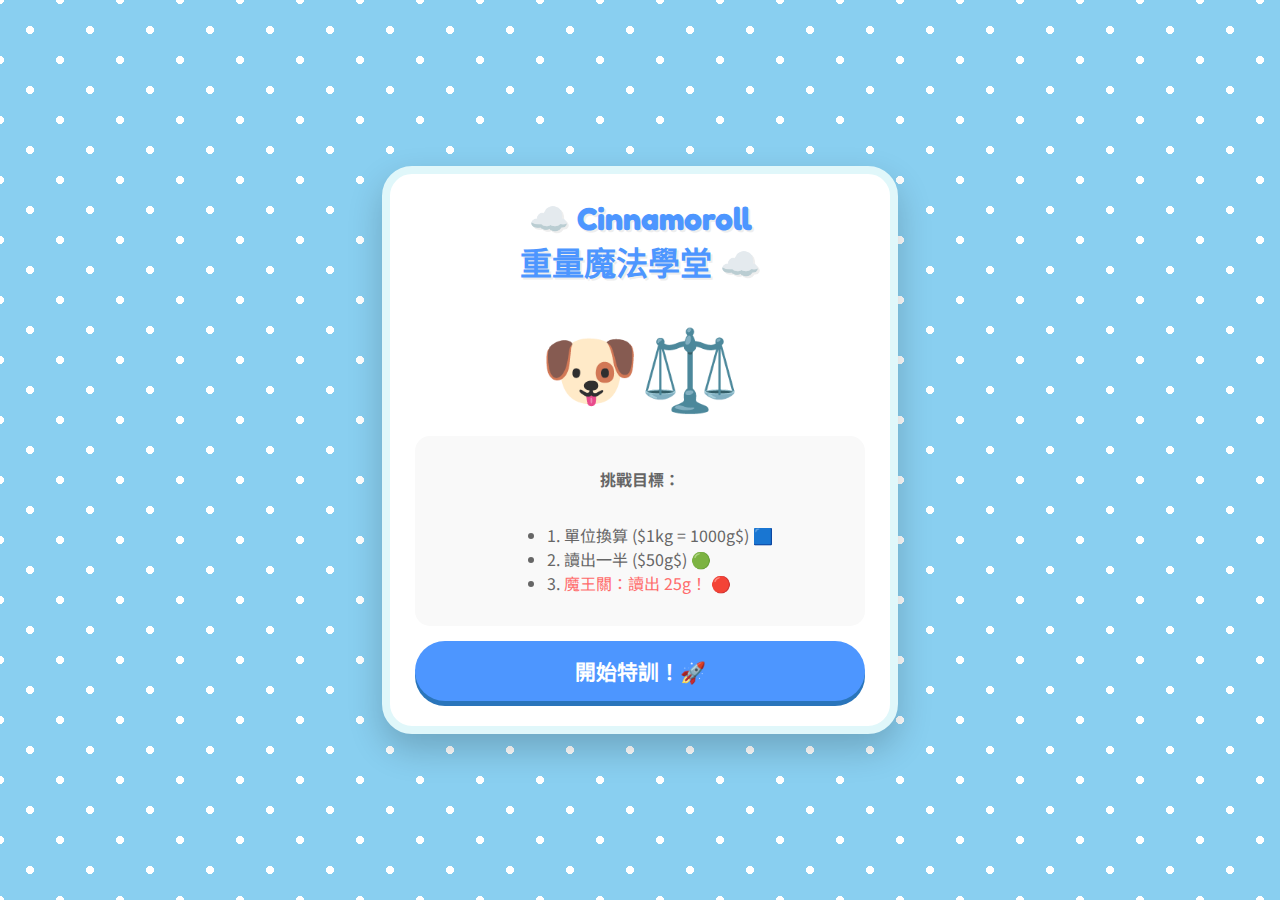
<file: index.html>
<!DOCTYPE html>
<html lang="zh-HK">
<head>
    <meta charset="UTF-8">
    <meta name="viewport" content="width=device-width, initial-scale=1.0">
    <title>Cinnamoroll 重量魔法學堂</title>
    <link rel="stylesheet" href="style.css">
    <link href="https://fonts.googleapis.com/css2?family=Fredoka+One&family=Noto+Sans+TC:wght@500;700&display=swap" rel="stylesheet">
</head>
<body>

    <div class="app-container">
        <div id="start-screen" class="screen active">
            <h1 class="title">☁️ Cinnamoroll<br>重量魔法學堂 ☁️</h1>
            <div class="mascot-bounce">🐶⚖️</div>
            <div class="intro-box">
                <p><strong>挑戰目標：</strong></p>
                <ul style="text-align: left; display: inline-block;">
                    <li>1. 單位換算 ($1kg = 1000g$) 🟦</li>
                    <li>2. 讀出一半 ($50g$) 🟢</li>
                    <li>3. <span style="color:#FF6B6B;">魔王關：讀出 25g！</span> 🔴</li>
                </ul>
            </div>
            <button class="btn start-btn" onclick="startGame()">開始特訓！🚀</button>
        </div>

        <div id="game-screen" class="screen">
            <div class="header">
                <div class="badge">⭐ 分數: <span id="score">0</span></div>
                <div class="badge">題目: <span id="current-q">1</span>/10</div>
            </div>

            <div class="card">
                <h2 id="question-text" class="q-text">題目載入中...</h2>
                
                <div id="canvas-container"></div>

                <div id="feedback" class="feedback hidden"></div>

                <div id="options-container" class="options-grid"></div>
            </div>
        </div>

        <div id="result-screen" class="screen">
            <h1 class="title">🎉 挑戰完成！</h1>
            <div class="mascot-bounce">✨🐶✨</div>
            <p>你的最終得分：</p>
            <div class="final-score" id="final-score">0</div>
            <p id="comment" class="comment-text"></p>
            <button class="btn restart-btn" onclick="location.reload()">再玩一次 🔄</button>
        </div>
    </div>

    <script src="script.js"></script>
</body>
</html>
</file>
<file: style.css>
:root {
    --bg-blue: #89CFF0;      /* Cinnamoroll 天空藍 */
    --card-white: #ffffff;
    --btn-blue: #4D96FF;
    --btn-hover: #6BCB77;
    --text-color: #555;
    --accent-red: #FF6B6B;
}

body {
    font-family: 'Noto Sans TC', sans-serif;
    background-color: var(--bg-blue);
    /* 讓 Cinnamoroll 背景更可愛 */
    background-image: radial-gradient(#fff 10%, transparent 10%), radial-gradient(#fff 10%, transparent 10%);
    background-position: 0 0, 30px 30px;
    background-size: 60px 60px;
    
    display: flex;
    justify-content: center;
    align-items: center;
    min-height: 100vh;
    margin: 0;
}

.app-container {
    background: var(--card-white);
    width: 90%;
    max-width: 450px;
    border-radius: 30px;
    padding: 25px;
    box-shadow: 0 15px 35px rgba(0,0,0,0.2);
    text-align: center;
    border: 8px solid #E0F7FA;
    position: relative;
}

/* 畫面切換控制 */
.screen { display: none; }
.screen.active { display: block; animation: fadeIn 0.6s ease-out; }

/* 標題與文字 */
.title { color: var(--btn-blue); margin-top: 0; font-family: 'Fredoka One', cursive; text-shadow: 2px 2px 0 #eee;}
.q-text { color: #333; font-size: 1.4rem; margin: 10px 0; }
.mascot-bounce { font-size: 80px; margin: 15px 0; animation: bounce 2s infinite; }
.intro-box { background: #f9f9f9; padding: 15px; border-radius: 15px; margin: 15px 0; font-size: 1rem; color: #666; }

/* 頂部資訊列 */
.header { display: flex; justify-content: space-between; margin-bottom: 15px; }
.badge { background: #E0F7FA; color: var(--btn-blue); padding: 8px 15px; border-radius: 20px; font-weight: bold; }

/* 按鈕樣式 */
.btn {
    background: var(--btn-blue);
    color: white;
    border: none;
    padding: 15px 30px;
    font-size: 1.3rem;
    border-radius: 50px;
    cursor: pointer;
    width: 100%;
    font-weight: bold;
    box-shadow: 0 5px 0 #2a75bb;
    transition: all 0.1s;
}
.btn:active { transform: translateY(5px); box-shadow: none; }

/* 選項按鈕網格 */
.options-grid {
    display: grid;
    grid-template-columns: 1fr 1fr;
    gap: 12px;
    margin-top: 20px;
}
.option-btn {
    background: #fff;
    color: #444;
    border: 3px solid #eee;
    padding: 15px 5px;
    border-radius: 15px;
    font-size: 1.2rem;
    cursor: pointer;
    font-weight: bold;
    transition: 0.2s;
}
.option-btn:hover { background: #f0fbff; border-color: var(--btn-blue); }

/* 提示回饋 */
.feedback { margin-top: 15px; padding: 12px; border-radius: 12px; font-weight: bold; animation: popIn 0.3s; }
.feedback.correct { background: #d4edda; color: #155724; border: 2px solid #c3e6cb; }
.feedback.wrong { background: #fff3cd; color: #856404; border: 2px solid #ffeeba; }

/* SVG 繪圖區 */
svg { width: 100%; height: auto; max-height: 220px; margin-top: 10px; }
.final-score { font-size: 4rem; color: var(--accent-red); font-weight: bold; margin: 10px 0; }

/* 動畫定義 */
@keyframes bounce { 0%, 100% { transform: translateY(0); } 50% { transform: translateY(-15px); } }
@keyframes fadeIn { from { opacity: 0; transform: translateY(10px); } to { opacity: 1; transform: translateY(0); } }
@keyframes popIn { from { transform: scale(0.8); } to { transform: scale(1); } }
</file>
